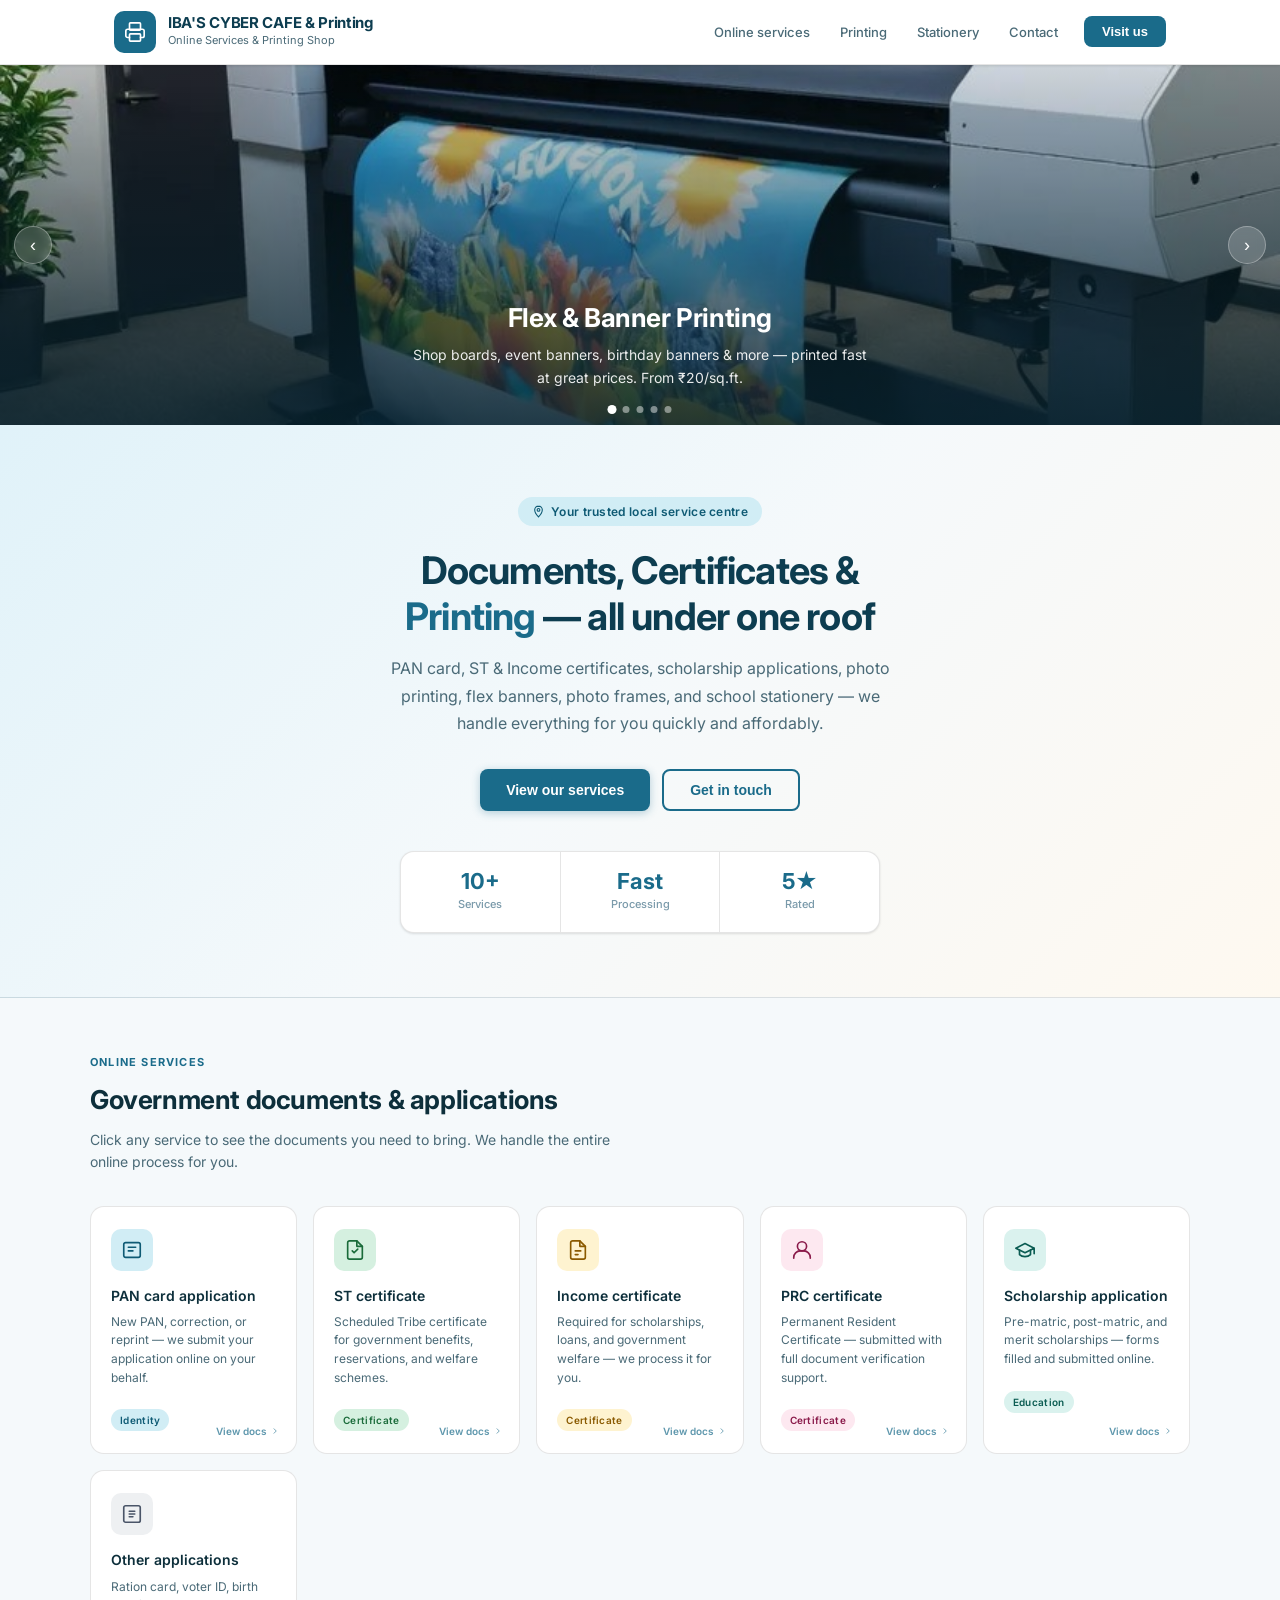
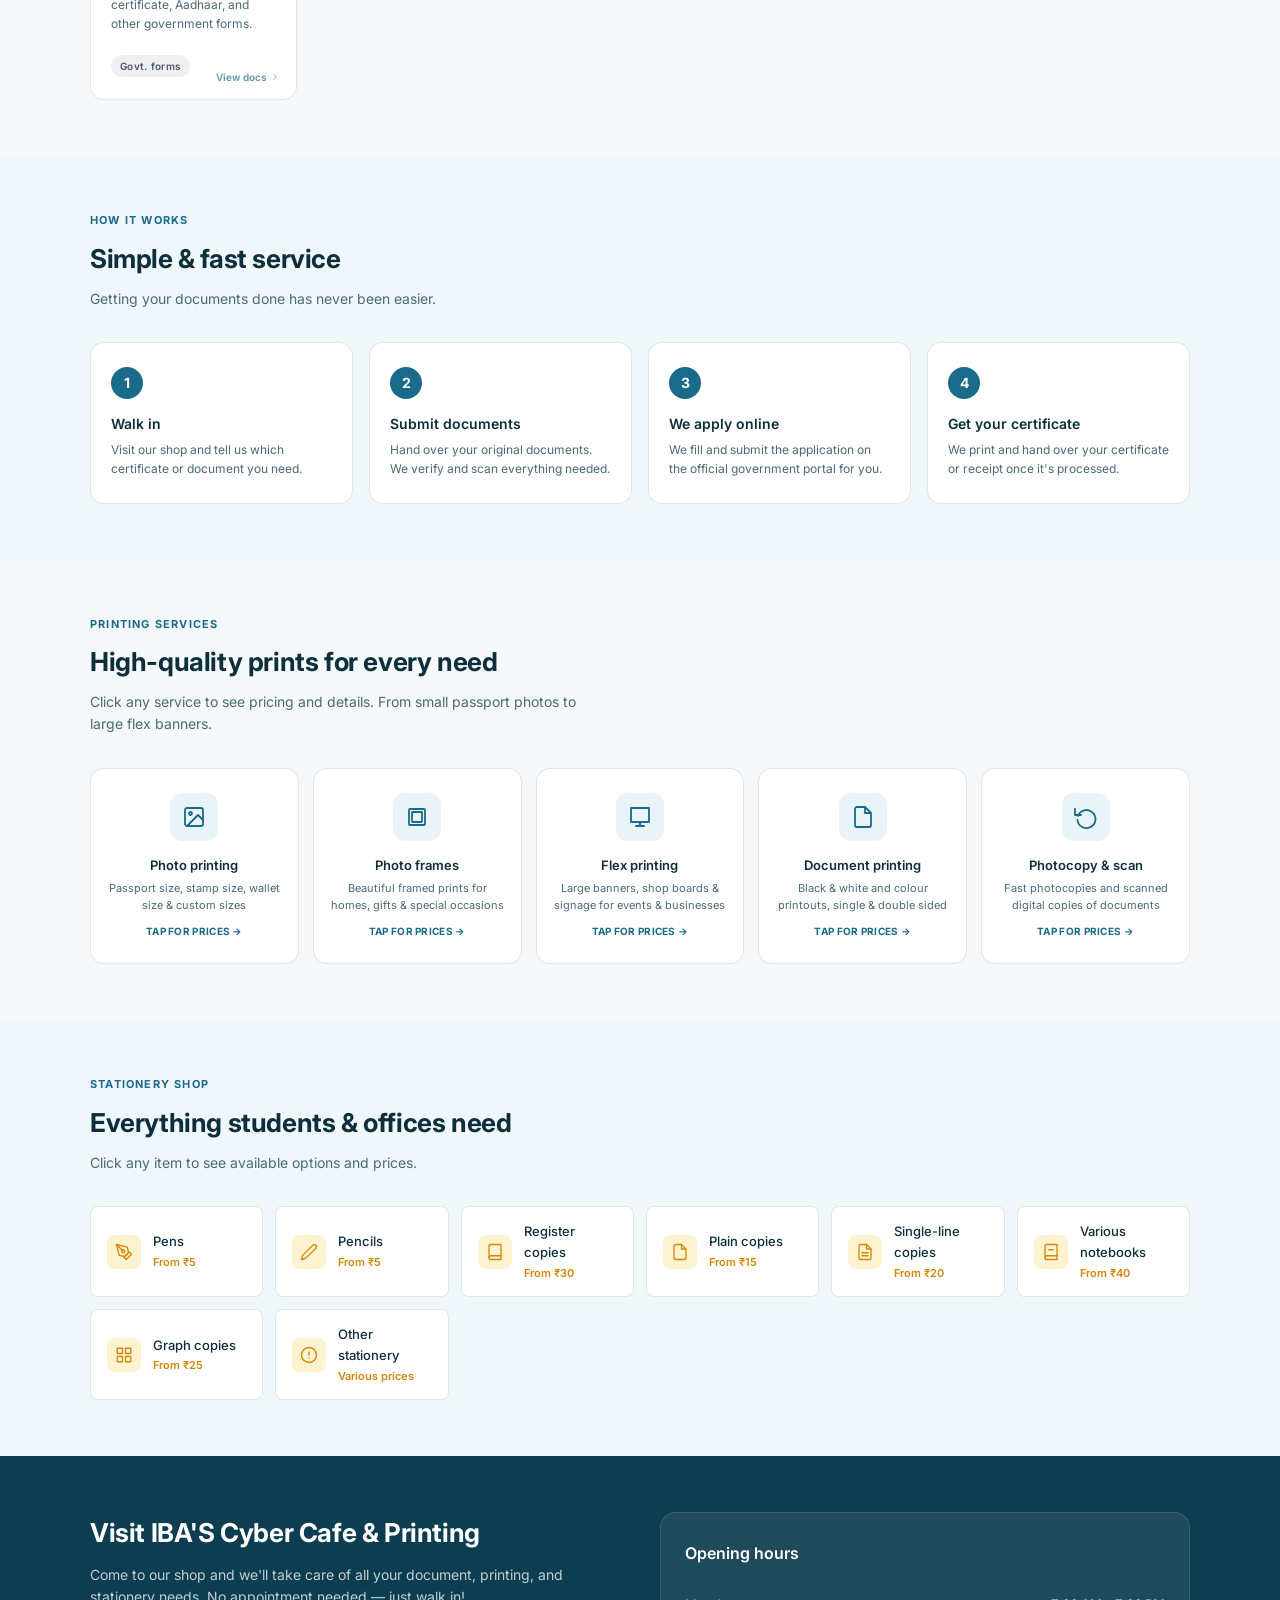
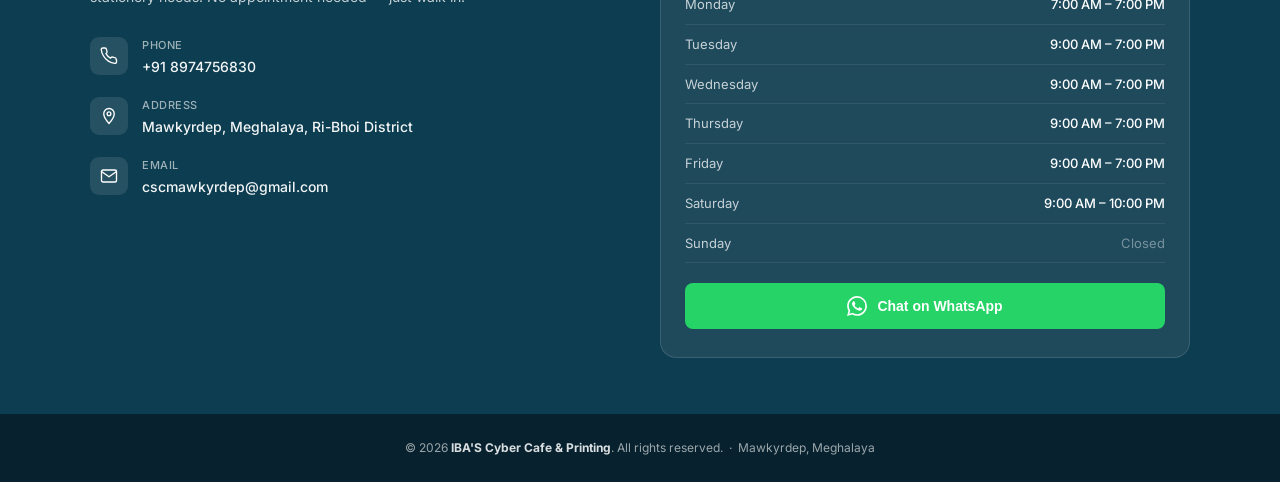
<file: index.html>
<!DOCTYPE html>
<html lang="en">
<head>
  <meta charset="UTF-8" />
  <meta name="viewport" content="width=device-width, initial-scale=1.0" />
  <title>IBA'S Cyber Cafe &amp; Printing | Mawkyrdep, Meghalaya</title>
  <!-- SEO Meta Tags -->
  <meta name="description" content="IBA'S Cyber Cafe and Printing shop in Mawkyrdep, Ri-Bhoi District, Meghalaya. Services: PAN card, ST certificate, income certificate, PRC, scholarship applications, photo printing, flex banners, stationery and more." />
  <meta name="keywords" content="ibas cyber cafe, IBA cyber cafe, ibas printing, Mawkyrdep cyber cafe, printing shop Mawkyrdep, cyber cafe Ri-Bhoi, PAN card Mawkyrdep, ST certificate Meghalaya, scholarship application Ri-Bhoi, flex printing Mawkyrdep, photo printing Mawkyrdep, stationery shop Mawkyrdep, online services Mawkyrdep" />
  <meta name="author" content="IBA'S Cyber Cafe and Printing" />
  <meta name="robots" content="index, follow" />
  <meta name="geo.region" content="IN-ML" />
  <meta name="geo.placename" content="Mawkyrdep, Ri-Bhoi District, Meghalaya" />
  <!-- Open Graph for WhatsApp and Facebook sharing -->
  <meta property="og:title" content="IBA'S Cyber Cafe &amp; Printing - Mawkyrdep, Meghalaya" />
  <meta property="og:description" content="PAN card, ST certificate, income certificate, PRC, scholarships, photo printing, flex banners, stationery and more. Walk in anytime — Mawkyrdep, Ri-Bhoi, Meghalaya." />
  <meta property="og:type" content="website" />
  <meta property="og:url" content="https://donbok2901-bot.github.io/ibas-cyber-cafe" />
  <meta property="og:locale" content="en_IN" />
  <!-- Structured Data: Google Local Business -->
  <script type="application/ld+json">
  {
    "@context": "https://schema.org",
    "@type": "LocalBusiness",
    "name": "IBA'S Cyber Cafe and Printing",
    "alternateName": ["ibas cyber cafe", "IBA cyber cafe Mawkyrdep", "ibas printing Mawkyrdep"],
    "description": "Cyber cafe and printing shop in Mawkyrdep offering PAN card, ST certificate, income certificate, PRC, scholarship applications, photo printing, flex banners, and stationery.",
    "url": "https://donbok2901-bot.github.io/ibas-cyber-cafe",
    "telephone": "+918974756830",
    "email": "cscmawkyrdep@gmail.com",
    "address": {
      "@type": "PostalAddress",
      "streetAddress": "Mawkyrdep",
      "addressLocality": "Mawkyrdep",
      "addressRegion": "Meghalaya",
      "addressCountry": "IN"
    },
    "openingHoursSpecification": [
      { "@type": "OpeningHoursSpecification", "dayOfWeek": "Monday", "opens": "07:00", "closes": "19:00" },
      { "@type": "OpeningHoursSpecification", "dayOfWeek": "Tuesday", "opens": "09:00", "closes": "19:00" },
      { "@type": "OpeningHoursSpecification", "dayOfWeek": "Wednesday", "opens": "09:00", "closes": "19:00" },
      { "@type": "OpeningHoursSpecification", "dayOfWeek": "Thursday", "opens": "09:00", "closes": "19:00" },
      { "@type": "OpeningHoursSpecification", "dayOfWeek": "Friday", "opens": "09:00", "closes": "19:00" },
      { "@type": "OpeningHoursSpecification", "dayOfWeek": "Saturday", "opens": "09:00", "closes": "22:00" }
    ],
    "priceRange": "₹",
    "hasMap": "https://maps.google.com/?q=Mawkyrdep,Meghalaya,India"
  }
  </script>
  <link rel="preconnect" href="https://fonts.googleapis.com" />
  <link rel="preconnect" href="https://fonts.gstatic.com" crossorigin />
  <link href="https://fonts.googleapis.com/css2?family=Inter:wght@400;500;600;700&display=swap" rel="stylesheet" />
  <link rel="stylesheet" href="style.css" />
</head>
<body>

<!-- HEADER -->
<header>
  <div class="nav-inner">
    <div class="logo">
      <div class="logo-icon">
        <svg viewBox="0 0 24 24"><rect x="6" y="2" width="12" height="8" rx="1"/><path d="M6 18H4a2 2 0 0 1-2-2v-5a2 2 0 0 1 2-2h16a2 2 0 0 1 2 2v5a2 2 0 0 1-2 2h-2"/><rect x="6" y="14" width="12" height="8" rx="1"/></svg>
      </div>
      <div class="logo-text">
        <div class="name">IBA'S CYBER CAFE &amp; Printing</div>
        <div class="tagline">Online Services &amp; Printing Shop</div>
      </div>
    </div>
    <nav>
      <a href="#services">Online services</a>
      <a href="#printing">Printing</a>
      <a href="#stationery">Stationery</a>
      <a href="#contact">Contact</a>
      <button class="nav-cta" onclick="document.getElementById('contact').scrollIntoView({behavior:'smooth'})">Visit us</button>
    </nav>
    <button class="hamburger" onclick="toggleMenu()" aria-label="Open menu">
      <span></span><span></span><span></span>
    </button>
  </div>
  <div class="mobile-nav" id="mobileNav">
    <a href="#services" onclick="toggleMenu()">Online services</a>
    <a href="#printing" onclick="toggleMenu()">Printing</a>
    <a href="#stationery" onclick="toggleMenu()">Stationery</a>
    <a href="#contact" onclick="toggleMenu()">Contact</a>
    <a class="nav-cta" href="#contact" onclick="toggleMenu()">Visit us</a>
  </div>
</header>


<!-- IMAGE SLIDER -->
<div class="slider-section" id="mainSlider">
  <div class="slider-track" id="sliderTrack">

    <!-- Slide 1: Flex Printing -->
    <div class="slide">
      <img src="images/flex.jpg" alt="Flex and banner printing" class="slide-img" />
      <div class="slide-overlay">
        <h2>Flex &amp; Banner Printing</h2>
        <p>Shop boards, event banners, birthday banners &amp; more — printed fast at great prices. From ₹20/sq.ft.</p>
      </div>
    </div>

    <!-- Slide 2: Photo Printing -->
    <div class="slide">
      <img src="images/photo_printing.jpg" alt="Photo printing" class="slide-img" />
      <div class="slide-overlay">
        <h2>Photo Printing</h2>
        <p>Passport size, stamp size, wallet size &amp; custom prints. Colour from ₹20 · Ready in minutes!</p>
      </div>
    </div>

    <!-- Slide 3: Document Printing -->
    <div class="slide">
      <img src="images/printing.jpg" alt="Document printing" class="slide-img" />
      <div class="slide-overlay">
        <h2>Document Printing &amp; Photocopy</h2>
        <p>B&amp;W from ₹2/page, colour from ₹10/page. Single &amp; double sided, scan to WhatsApp available.</p>
      </div>
    </div>

    <!-- Slide 4: T-shirt Printing -->
    <div class="slide">
      <img src="images/shirt.jpg" alt="T-shirt printing" class="slide-img" />
      <div class="slide-overlay">
        <h2>T-Shirt Printing</h2>
        <p>Custom printed t-shirts for events, teams, and special occasions — your design or ours!</p>
      </div>
    </div>

    <!-- Slide 5: Online Services -->
    <div class="slide">
      <div class="slide-placeholder" style="background: linear-gradient(135deg, #3a1a6b 0%, #6a3aaa 100%);"></div>
      <div class="slide-overlay">
        <div class="slide-icon-bg" style="background:rgba(255,255,255,0.15);">
          <svg viewBox="0 0 24 24"><path d="M14 2H6a2 2 0 0 0-2 2v16a2 2 0 0 0 2 2h12a2 2 0 0 0 2-2V8z"/><polyline points="14,2 14,8 20,8"/><path d="M9 13l2 2 4-4"/></svg>
        </div>
        <div class="slide-tag">🏛️ Government Services</div>
        <h2>PAN · ST · PRC · Scholarships</h2>
        <p>We handle all government applications for you — just bring your documents and walk in!</p>
      </div>
    </div>

  </div>

  <!-- Controls -->
  <button class="slider-btn prev" onclick="slideMove(-1)" aria-label="Previous">&#8249;</button>
  <button class="slider-btn next" onclick="slideMove(1)" aria-label="Next">&#8250;</button>
  <div class="slider-dots" id="sliderDots">
    <button class="slider-dot active" onclick="slideTo(0)"></button>
    <button class="slider-dot" onclick="slideTo(1)"></button>
    <button class="slider-dot" onclick="slideTo(2)"></button>
    <button class="slider-dot" onclick="slideTo(3)"></button>
    <button class="slider-dot" onclick="slideTo(4)"></button>
  </div>
</div>



<!-- HERO -->
<section class="hero">
  <div class="hero-inner">
    <div class="hero-badge">
      <svg viewBox="0 0 24 24"><path d="M12 2C8.13 2 5 5.13 5 9c0 5.25 7 13 7 13s7-7.75 7-13c0-3.87-3.13-7-7-7z"/><circle cx="12" cy="9" r="2.5"/></svg>
      Your trusted local service centre
    </div>
    <h1>Documents, Certificates &amp;<br><em>Printing</em> — all under one roof</h1>
    <p>PAN card, ST &amp; Income certificates, scholarship applications, photo printing, flex banners, photo frames, and school stationery — we handle everything for you quickly and affordably.</p>
    <div class="hero-btns">
      <button class="btn-primary" onclick="document.getElementById('services').scrollIntoView({behavior:'smooth'})">View our services</button>
      <button class="btn-outline" onclick="document.getElementById('contact').scrollIntoView({behavior:'smooth'})">Get in touch</button>
    </div>
    <div class="hero-stats" style="margin-top:40px;">
      <div class="stat"><div class="num">10+</div><div class="lbl">Services</div></div>
      <div class="stat"><div class="num">Fast</div><div class="lbl">Processing</div></div>
      <div class="stat"><div class="num">5★</div><div class="lbl">Rated</div></div>
    </div>
  </div>
</section>

<!-- ONLINE SERVICES -->
<section class="section" id="services">
  <div class="section-inner">
    <div class="section-head">
      <div class="eyebrow">Online services</div>
      <h2>Government documents &amp; applications</h2>
      <p>Click any service to see the documents you need to bring. We handle the entire online process for you.</p>
    </div>
    <div class="services-grid">

      <div class="service-card" onclick="openModal('pan')">
        <div class="svc-icon" style="background:#d1edf5;">
          <svg viewBox="0 0 24 24" style="stroke:#0e5a74;"><rect x="3" y="4" width="18" height="16" rx="2"/><path d="M8 9h8M8 13h5"/></svg>
        </div>
        <h3>PAN card application</h3>
        <p>New PAN, correction, or reprint — we submit your application online on your behalf.</p>
        <span class="tag tag-blue">Identity</span>
        <div class="click-hint">View docs <svg viewBox="0 0 24 24"><polyline points="9 18 15 12 9 6"/></svg></div>
      </div>

      <div class="service-card" onclick="openModal('st')">
        <div class="svc-icon" style="background:#d5f0e0;">
          <svg viewBox="0 0 24 24" style="stroke:#1a6b3a;"><path d="M14 2H6a2 2 0 0 0-2 2v16a2 2 0 0 0 2 2h12a2 2 0 0 0 2-2V8z"/><polyline points="14,2 14,8 20,8"/><path d="M9 13l2 2 4-4"/></svg>
        </div>
        <h3>ST certificate</h3>
        <p>Scheduled Tribe certificate for government benefits, reservations, and welfare schemes.</p>
        <span class="tag tag-green">Certificate</span>
        <div class="click-hint">View docs <svg viewBox="0 0 24 24"><polyline points="9 18 15 12 9 6"/></svg></div>
      </div>

      <div class="service-card" onclick="openModal('income')">
        <div class="svc-icon" style="background:#fef3d0;">
          <svg viewBox="0 0 24 24" style="stroke:#8a5a00;"><path d="M14 2H6a2 2 0 0 0-2 2v16a2 2 0 0 0 2 2h12a2 2 0 0 0 2-2V8z"/><polyline points="14,2 14,8 20,8"/><line x1="9" y1="13" x2="15" y2="13"/><line x1="9" y1="17" x2="12" y2="17"/></svg>
        </div>
        <h3>Income certificate</h3>
        <p>Required for scholarships, loans, and government welfare — we process it for you.</p>
        <span class="tag tag-amber">Certificate</span>
        <div class="click-hint">View docs <svg viewBox="0 0 24 24"><polyline points="9 18 15 12 9 6"/></svg></div>
      </div>

      <div class="service-card" onclick="openModal('prc')">
        <div class="svc-icon" style="background:#fde8f0;">
          <svg viewBox="0 0 24 24" style="stroke:#8a1a4a;"><circle cx="12" cy="8" r="5"/><path d="M3 21v-1a7 7 0 0 1 7-7h4a7 7 0 0 1 7 7v1"/></svg>
        </div>
        <h3>PRC certificate</h3>
        <p>Permanent Resident Certificate — submitted with full document verification support.</p>
        <span class="tag tag-pink">Certificate</span>
        <div class="click-hint">View docs <svg viewBox="0 0 24 24"><polyline points="9 18 15 12 9 6"/></svg></div>
      </div>

      <div class="service-card" onclick="openModal('scholarship')">
        <div class="svc-icon" style="background:#daf2ee;">
          <svg viewBox="0 0 24 24" style="stroke:#0a5c52;"><path d="M22 10v6M2 10l10-5 10 5-10 5z"/><path d="M6 12v5c3 3 9 3 12 0v-5"/></svg>
        </div>
        <h3>Scholarship application</h3>
        <p>Pre-matric, post-matric, and merit scholarships — forms filled and submitted online.</p>
        <span class="tag tag-teal">Education</span>
        <div class="click-hint">View docs <svg viewBox="0 0 24 24"><polyline points="9 18 15 12 9 6"/></svg></div>
      </div>

      <div class="service-card" onclick="openModal('other')">
        <div class="svc-icon" style="background:#eef0f2;">
          <svg viewBox="0 0 24 24" style="stroke:#4a5568;"><rect x="3" y="3" width="18" height="18" rx="2"/><path d="M9 9h6M9 12h6M9 15h4"/></svg>
        </div>
        <h3>Other applications</h3>
        <p>Ration card, voter ID, birth certificate, Aadhaar, and other government forms.</p>
        <span class="tag tag-gray">Govt. forms</span>
        <div class="click-hint">View docs <svg viewBox="0 0 24 24"><polyline points="9 18 15 12 9 6"/></svg></div>
      </div>

    </div>
  </div>
</section>

<!-- HOW IT WORKS -->
<section class="section section-alt">
  <div class="section-inner">
    <div class="section-head">
      <div class="eyebrow">How it works</div>
      <h2>Simple &amp; fast service</h2>
      <p>Getting your documents done has never been easier.</p>
    </div>
    <div class="steps-grid">
      <div class="step-card"><div class="step-num">1</div><h4>Walk in</h4><p>Visit our shop and tell us which certificate or document you need.</p></div>
      <div class="step-card"><div class="step-num">2</div><h4>Submit documents</h4><p>Hand over your original documents. We verify and scan everything needed.</p></div>
      <div class="step-card"><div class="step-num">3</div><h4>We apply online</h4><p>We fill and submit the application on the official government portal for you.</p></div>
      <div class="step-card"><div class="step-num">4</div><h4>Get your certificate</h4><p>We print and hand over your certificate or receipt once it's processed.</p></div>
    </div>
  </div>
</section>

<!-- PRINTING -->
<section class="section" id="printing">
  <div class="section-inner">
    <div class="section-head">
      <div class="eyebrow">Printing services</div>
      <h2>High-quality prints for every need</h2>
      <p>Click any service to see pricing and details. From small passport photos to large flex banners.</p>
    </div>
    <div class="print-grid">

      <div class="print-card" onclick="openModal('photo-print')">
        <div class="picon"><svg viewBox="0 0 24 24"><rect x="3" y="3" width="18" height="18" rx="2"/><circle cx="8.5" cy="8.5" r="1.5"/><polyline points="21,15 16,10 5,21"/></svg></div>
        <h4>Photo printing</h4>
        <p>Passport size, stamp size, wallet size &amp; custom sizes</p>
        <div class="view-price">TAP FOR PRICES →</div>
      </div>

      <div class="print-card" onclick="openModal('photo-frame')">
        <div class="picon"><svg viewBox="0 0 24 24"><rect x="4" y="4" width="16" height="16" rx="1"/><rect x="7" y="7" width="10" height="10" rx="0.5"/></svg></div>
        <h4>Photo frames</h4>
        <p>Beautiful framed prints for homes, gifts &amp; special occasions</p>
        <div class="view-price">TAP FOR PRICES →</div>
      </div>

      <div class="print-card" onclick="openModal('flex')">
        <div class="picon"><svg viewBox="0 0 24 24"><path d="M3 3h18v14H3z"/><path d="M8 21h8M12 17v4"/></svg></div>
        <h4>Flex printing</h4>
        <p>Large banners, shop boards &amp; signage for events &amp; businesses</p>
        <div class="view-price">TAP FOR PRICES →</div>
      </div>

      <div class="print-card" onclick="openModal('doc-print')">
        <div class="picon"><svg viewBox="0 0 24 24"><path d="M14 2H6a2 2 0 0 0-2 2v16a2 2 0 0 0 2 2h12a2 2 0 0 0 2-2V8z"/><polyline points="14,2 14,8 20,8"/></svg></div>
        <h4>Document printing</h4>
        <p>Black &amp; white and colour printouts, single &amp; double sided</p>
        <div class="view-price">TAP FOR PRICES →</div>
      </div>

      <div class="print-card" onclick="openModal('photocopy')">
        <div class="picon"><svg viewBox="0 0 24 24"><polyline points="1,4 1,10 7,10"/><path d="M3.51 15a9 9 0 1 0 .49-4"/></svg></div>
        <h4>Photocopy &amp; scan</h4>
        <p>Fast photocopies and scanned digital copies of documents</p>
        <div class="view-price">TAP FOR PRICES →</div>
      </div>

    </div>
  </div>
</section>

<!-- STATIONERY -->
<section class="section section-alt" id="stationery">
  <div class="section-inner">
    <div class="section-head">
      <div class="eyebrow">Stationery shop</div>
      <h2>Everything students &amp; offices need</h2>
      <p>Click any item to see available options and prices.</p>
    </div>
    <div class="stationery-grid">

      <div class="stationery-item" onclick="openModal('s-pens')">
        <div class="sicon"><svg viewBox="0 0 24 24"><path d="M12 19l7-7 3 3-7 7-3-3z"/><path d="M18 13l-1.5-7.5L2 2l3.5 14.5L13 18l5-5z"/><path d="M2 2l7.586 7.586"/><circle cx="11" cy="11" r="2"/></svg></div>
        <div class="s-text"><span>Pens</span><div class="s-price">From ₹5</div></div>
      </div>

      <div class="stationery-item" onclick="openModal('s-pencils')">
        <div class="sicon"><svg viewBox="0 0 24 24"><path d="M17 3a2.828 2.828 0 1 1 4 4L7.5 20.5 2 22l1.5-5.5L17 3z"/></svg></div>
        <div class="s-text"><span>Pencils</span><div class="s-price">From ₹5</div></div>
      </div>

      <div class="stationery-item" onclick="openModal('s-register')">
        <div class="sicon"><svg viewBox="0 0 24 24"><path d="M4 19.5A2.5 2.5 0 0 1 6.5 17H20"/><path d="M6.5 2H20v20H6.5A2.5 2.5 0 0 1 4 19.5v-15A2.5 2.5 0 0 1 6.5 2z"/></svg></div>
        <div class="s-text"><span>Register copies</span><div class="s-price">From ₹30</div></div>
      </div>

      <div class="stationery-item" onclick="openModal('s-plain')">
        <div class="sicon"><svg viewBox="0 0 24 24"><path d="M14 2H6a2 2 0 0 0-2 2v16a2 2 0 0 0 2 2h12a2 2 0 0 0 2-2V8z"/><polyline points="14,2 14,8 20,8"/></svg></div>
        <div class="s-text"><span>Plain copies</span><div class="s-price">From ₹15</div></div>
      </div>

      <div class="stationery-item" onclick="openModal('s-singleline')">
        <div class="sicon"><svg viewBox="0 0 24 24"><path d="M14 2H6a2 2 0 0 0-2 2v16a2 2 0 0 0 2 2h12a2 2 0 0 0 2-2V8z"/><polyline points="14,2 14,8 20,8"/><line x1="8" y1="13" x2="16" y2="13"/><line x1="8" y1="17" x2="16" y2="17"/></svg></div>
        <div class="s-text"><span>Single-line copies</span><div class="s-price">From ₹20</div></div>
      </div>

      <div class="stationery-item" onclick="openModal('s-notebooks')">
        <div class="sicon"><svg viewBox="0 0 24 24"><path d="M4 19.5A2.5 2.5 0 0 1 6.5 17H20"/><path d="M6.5 2H20v20H6.5A2.5 2.5 0 0 1 4 19.5v-15A2.5 2.5 0 0 1 6.5 2z"/><line x1="9" y1="9" x2="15" y2="9"/></svg></div>
        <div class="s-text"><span>Various notebooks</span><div class="s-price">From ₹40</div></div>
      </div>

      <div class="stationery-item" onclick="openModal('s-graph')">
        <div class="sicon"><svg viewBox="0 0 24 24"><rect x="3" y="3" width="7" height="7"/><rect x="14" y="3" width="7" height="7"/><rect x="14" y="14" width="7" height="7"/><rect x="3" y="14" width="7" height="7"/></svg></div>
        <div class="s-text"><span>Graph copies</span><div class="s-price">From ₹25</div></div>
      </div>

      <div class="stationery-item" onclick="openModal('s-other')">
        <div class="sicon"><svg viewBox="0 0 24 24"><circle cx="12" cy="12" r="10"/><line x1="12" y1="8" x2="12" y2="12"/><line x1="12" y1="16" x2="12.01" y2="16"/></svg></div>
        <div class="s-text"><span>Other stationery</span><div class="s-price">Various prices</div></div>
      </div>

    </div>
  </div>
</section>

<!-- CONTACT -->
<section class="contact-section" id="contact">
  <div class="contact-inner">
    <div class="contact-info">
      <h2>Visit IBA'S Cyber Cafe &amp; Printing</h2>
      <p>Come to our shop and we'll take care of all your document, printing, and stationery needs. No appointment needed — just walk in!</p>
      <div class="contact-detail">
        <div class="cd-icon"><svg viewBox="0 0 24 24"><path d="M22 16.92v3a2 2 0 0 1-2.18 2 19.79 19.79 0 0 1-8.63-3.07A19.5 19.5 0 0 1 4.69 12a19.79 19.79 0 0 1-3.07-8.67A2 2 0 0 1 3.6 1.27h3a2 2 0 0 1 2 1.72c.127.96.361 1.903.7 2.81a2 2 0 0 1-.45 2.11L7.91 8.9a16 16 0 0 0 6 6l.91-.91a2 2 0 0 1 2.11-.45c.907.339 1.85.573 2.81.7a2 2 0 0 1 1.72 2.03z"/></svg></div>
        <div class="cd-text"><div class="label">Phone</div><div class="value">+91 8974756830</div></div>
      </div>
      <div class="contact-detail">
        <div class="cd-icon"><svg viewBox="0 0 24 24"><path d="M12 2C8.13 2 5 5.13 5 9c0 5.25 7 13 7 13s7-7.75 7-13c0-3.87-3.13-7-7-7z"/><circle cx="12" cy="9" r="2.5"/></svg></div>
        <div class="cd-text"><div class="label">Address</div><div class="value">Mawkyrdep, Meghalaya, Ri-Bhoi District</div></div>
      </div>
      <div class="contact-detail">
        <div class="cd-icon"><svg viewBox="0 0 24 24"><path d="M4 4h16c1.1 0 2 .9 2 2v12c0 1.1-.9 2-2 2H4c-1.1 0-2-.9-2-2V6c0-1.1.9-2 2-2z"/><polyline points="22,6 12,13 2,6"/></svg></div>
        <div class="cd-text"><div class="label">Email</div><div class="value">cscmawkyrdep@gmail.com</div></div>
      </div>
    </div>
    <div class="contact-card">
      <h3>Opening hours</h3>
      <div class="hours-row"><span class="day">Monday</span><span class="time">7:00 AM – 7:00 PM</span></div>
      <div class="hours-row"><span class="day">Tuesday</span><span class="time">9:00 AM – 7:00 PM</span></div>
      <div class="hours-row"><span class="day">Wednesday</span><span class="time">9:00 AM – 7:00 PM</span></div>
      <div class="hours-row"><span class="day">Thursday</span><span class="time">9:00 AM – 7:00 PM</span></div>
      <div class="hours-row"><span class="day">Friday</span><span class="time">9:00 AM – 7:00 PM</span></div>
      <div class="hours-row"><span class="day">Saturday</span><span class="time">9:00 AM – 10:00 PM</span></div>
      <div class="hours-row"><span class="day">Sunday</span><span class="closed">Closed</span></div>
      <button class="whatsapp-btn" onclick="window.open('https://wa.me/918974756830','_blank')">
        <svg viewBox="0 0 24 24" xmlns="http://www.w3.org/2000/svg"><path d="M17.472 14.382c-.297-.149-1.758-.867-2.03-.967-.273-.099-.471-.148-.67.15-.197.297-.767.966-.94 1.164-.173.199-.347.223-.644.075-.297-.15-1.255-.463-2.39-1.475-.883-.788-1.48-1.761-1.653-2.059-.173-.297-.018-.458.13-.606.134-.133.298-.347.446-.52.149-.174.198-.298.298-.497.099-.198.05-.371-.025-.52-.075-.149-.669-1.612-.916-2.207-.242-.579-.487-.5-.669-.51-.173-.008-.371-.01-.57-.01-.198 0-.52.074-.792.372-.272.297-1.04 1.016-1.04 2.479 0 1.462 1.065 2.875 1.213 3.074.149.198 2.096 3.2 5.077 4.487.709.306 1.262.489 1.694.625.712.227 1.36.195 1.871.118.571-.085 1.758-.719 2.006-1.413.248-.694.248-1.289.173-1.413-.074-.124-.272-.198-.57-.347m-5.421 7.403h-.004a9.87 9.87 0 0 1-5.031-1.378l-.361-.214-3.741.982.998-3.648-.235-.374a9.86 9.86 0 0 1-1.51-5.26c.001-5.45 4.436-9.884 9.888-9.884 2.64 0 5.122 1.03 6.988 2.898a9.825 9.825 0 0 1 2.893 6.994c-.003 5.45-4.437 9.884-9.885 9.884m8.413-18.297A11.815 11.815 0 0 0 12.05 0C5.495 0 .16 5.335.157 11.892c0 2.096.547 4.142 1.588 5.945L.057 24l6.305-1.654a11.882 11.882 0 0 0 5.683 1.448h.005c6.554 0 11.89-5.335 11.893-11.893a11.821 11.821 0 0 0-3.48-8.413z"/></svg>
        Chat on WhatsApp
      </button>
    </div>
  </div>
</section>

<footer>
  <p>&copy; 2026 <strong>IBA'S Cyber Cafe &amp; Printing</strong>. All rights reserved. &nbsp;·&nbsp; Mawkyrdep, Meghalaya</p>
</footer>

<!-- ═══════════════ MODAL ═══════════════ -->
<div class="modal-overlay" id="modalOverlay" onclick="closeOnOverlay(event)">
  <div class="modal" id="modalBox">
    <div class="modal-header" id="modalHeader"></div>
    <div class="modal-body" id="modalBody"></div>
  </div>
</div>

<script src="script.js"></script>

</body>
</html>
</file>
<file: style.css>
*, *::before, *::after { box-sizing: border-box; margin: 0; padding: 0; }

    :root {
      --brand: #1a6b8a;
      --brand-dark: #0d3d50;
      --brand-light: #d1edf5;
      --brand-mid: #e8f4f8;
      --accent-amber: #d4870a;
      --accent-green: #1a6b3a;
      --accent-pink: #8a1a4a;
      --text-primary: #0d2f3b;
      --text-secondary: #4a6a77;
      --text-muted: #7a9aaa;
      --bg: #f5f9fb;
      --surface: #ffffff;
      --surface-alt: #f0f7fa;
      --border: rgba(0,0,0,0.10);
      --radius: 8px;
      --shadow-sm: 0 1px 3px rgba(0,0,0,0.07), 0 1px 2px rgba(0,0,0,0.05);
      --shadow-md: 0 4px 12px rgba(0,0,0,0.08), 0 1px 3px rgba(0,0,0,0.05);
    }

    body { font-family: 'Inter', sans-serif; background: var(--bg); color: var(--text-primary); line-height: 1.6; font-size: 15px; }
    a { text-decoration: none; color: inherit; }
    img { max-width: 100%; display: block; }

    /* HEADER */
    header { background: var(--surface); border-bottom: 1px solid var(--border); position: sticky; top: 0; z-index: 100; box-shadow: var(--shadow-sm); }
    .nav-inner { max-width: 1100px; margin: 0 auto; padding: 0 24px; display: flex; align-items: center; justify-content: space-between; height: 64px; }
    .logo { display: flex; align-items: center; gap: 12px; }
    .logo-icon { width: 42px; height: 42px; background: var(--brand); border-radius: 10px; display: flex; align-items: center; justify-content: center; flex-shrink: 0; }
    .logo-icon svg { width: 22px; height: 22px; fill: none; stroke: #fff; stroke-width: 1.8; stroke-linecap: round; stroke-linejoin: round; }
    .logo-text .name { font-size: 15px; font-weight: 700; color: var(--brand-dark); letter-spacing: -0.3px; line-height: 1.2; }
    .logo-text .tagline { font-size: 11px; color: var(--text-secondary); font-weight: 400; }
    nav { display: flex; align-items: center; gap: 6px; }
    nav a { font-size: 13px; font-weight: 500; color: var(--text-secondary); padding: 7px 12px; border-radius: var(--radius); transition: color 0.15s, background 0.15s; }
    nav a:hover { color: var(--brand); background: var(--brand-mid); }
    .nav-cta { background: var(--brand); color: #fff; border: none; border-radius: var(--radius); padding: 8px 18px; font-size: 13px; font-weight: 600; cursor: pointer; margin-left: 8px; transition: background 0.15s; }
    .nav-cta:hover { background: var(--brand-dark); }
    .hamburger { display: none; flex-direction: column; gap: 4px; cursor: pointer; padding: 8px; background: none; border: none; }
    .hamburger span { display: block; width: 22px; height: 2px; background: var(--text-primary); border-radius: 2px; }
    .mobile-nav { display: none; flex-direction: column; background: var(--surface); border-top: 1px solid var(--border); padding: 12px 24px 20px; }
    .mobile-nav a { padding: 10px 0; font-size: 15px; font-weight: 500; color: var(--text-secondary); border-bottom: 1px solid var(--border); }
    .mobile-nav .nav-cta { margin: 14px 0 0; text-align: center; display: block; padding: 12px; font-size: 14px; }

    /* HERO */
    .hero { background: linear-gradient(135deg, #e0f2f9 0%, #f5f9fb 50%, #fef9f0 100%); padding: 72px 24px 64px; text-align: center; border-bottom: 1px solid var(--border); }
    .hero-inner { max-width: 680px; margin: 0 auto; }
    .hero-badge { display: inline-flex; align-items: center; gap: 6px; background: var(--brand-light); color: #0e5a74; border-radius: 20px; padding: 5px 14px; font-size: 12px; font-weight: 600; margin-bottom: 22px; letter-spacing: 0.3px; }
    .hero-badge svg { width: 13px; height: 13px; fill: none; stroke: currentColor; stroke-width: 2; }
    .hero h1 { font-size: 38px; font-weight: 700; line-height: 1.2; color: var(--brand-dark); margin-bottom: 16px; letter-spacing: -0.8px; }
    .hero h1 em { color: var(--brand); font-style: normal; }
    .hero p { font-size: 16px; color: var(--text-secondary); max-width: 520px; margin: 0 auto 32px; line-height: 1.7; }
    .hero-btns { display: flex; gap: 12px; justify-content: center; flex-wrap: wrap; }
    .btn-primary { background: var(--brand); color: #fff; border: none; border-radius: var(--radius); padding: 13px 26px; font-size: 14px; font-weight: 600; cursor: pointer; transition: background 0.15s; box-shadow: 0 2px 8px rgba(26,107,138,0.3); }
    .btn-primary:hover { background: var(--brand-dark); }
    .btn-outline { background: transparent; color: var(--brand); border: 2px solid var(--brand); border-radius: var(--radius); padding: 11px 26px; font-size: 14px; font-weight: 600; cursor: pointer; transition: background 0.15s, color 0.15s; }
    .btn-outline:hover { background: var(--brand); color: #fff; }
    .hero-stats { display: flex; gap: 0; justify-content: center; margin-top: 48px; background: var(--surface); border: 1px solid var(--border); border-radius: 14px; overflow: hidden; box-shadow: var(--shadow-sm); max-width: 480px; margin-left: auto; margin-right: auto; }
    .hero-stats .stat { flex: 1; padding: 18px 12px; text-align: center; border-right: 1px solid var(--border); }
    .hero-stats .stat:last-child { border-right: none; }
    .stat .num { font-size: 22px; font-weight: 700; color: var(--brand); line-height: 1; margin-bottom: 4px; }
    .stat .lbl { font-size: 11px; color: var(--text-muted); font-weight: 500; }

    /* SECTIONS */
    .section { padding: 56px 24px; }
    .section-alt { background: var(--surface-alt); }
    .section-inner { max-width: 1100px; margin: 0 auto; }
    .section-head { margin-bottom: 32px; }
    .section-head .eyebrow { font-size: 11px; font-weight: 700; letter-spacing: 1.2px; text-transform: uppercase; color: var(--brand); margin-bottom: 8px; }
    .section-head h2 { font-size: 26px; font-weight: 700; color: var(--text-primary); margin-bottom: 8px; letter-spacing: -0.4px; }
    .section-head p { font-size: 14px; color: var(--text-secondary); max-width: 520px; }

    /* SERVICE CARDS — clickable */
    .services-grid { display: grid; grid-template-columns: repeat(auto-fit, minmax(190px, 1fr)); gap: 16px; }
    .service-card { background: var(--surface); border: 1px solid var(--border); border-radius: 14px; padding: 22px 20px; transition: box-shadow 0.2s, border-color 0.2s, transform 0.2s; cursor: pointer; position: relative; }
    .service-card:hover { box-shadow: var(--shadow-md); border-color: rgba(26,107,138,0.35); transform: translateY(-2px); }
    .service-card .click-hint { position: absolute; bottom: 14px; right: 16px; font-size: 10px; font-weight: 600; color: var(--brand); opacity: 0.7; display: flex; align-items: center; gap: 3px; }
    .service-card .click-hint svg { width: 10px; height: 10px; fill: none; stroke: currentColor; stroke-width: 2; }
    .svc-icon { width: 42px; height: 42px; border-radius: 10px; display: flex; align-items: center; justify-content: center; margin-bottom: 14px; }
    .svc-icon svg { width: 22px; height: 22px; fill: none; stroke-width: 1.8; stroke-linecap: round; stroke-linejoin: round; }
    .service-card h3 { font-size: 14px; font-weight: 600; color: var(--text-primary); margin-bottom: 6px; }
    .service-card p { font-size: 12px; color: var(--text-secondary); line-height: 1.55; margin-bottom: 20px; }
    .tag { display: inline-block; font-size: 10px; font-weight: 600; padding: 3px 9px; border-radius: 12px; letter-spacing: 0.3px; }
    .tag-blue  { background: #d1edf5; color: #0e5a74; }
    .tag-green { background: #d5f0e0; color: #1a6b3a; }
    .tag-amber { background: #fef3d0; color: #8a5a00; }
    .tag-pink  { background: #fde8f0; color: #8a1a4a; }
    .tag-teal  { background: #daf2ee; color: #0a5c52; }
    .tag-gray  { background: #eef0f2; color: #4a5568; }

    /* PRINT CARDS — clickable */
    .print-grid { display: grid; grid-template-columns: repeat(auto-fit, minmax(160px, 1fr)); gap: 14px; }
    .print-card { background: var(--surface); border: 1px solid var(--border); border-radius: 14px; padding: 24px 16px; text-align: center; transition: box-shadow 0.2s, transform 0.2s; cursor: pointer; }
    .print-card:hover { box-shadow: var(--shadow-md); transform: translateY(-2px); border-color: rgba(26,107,138,0.35); }
    .print-card .picon { width: 48px; height: 48px; background: var(--brand-mid); border-radius: 12px; margin: 0 auto 14px; display: flex; align-items: center; justify-content: center; }
    .print-card .picon svg { width: 24px; height: 24px; fill: none; stroke: var(--brand); stroke-width: 1.8; stroke-linecap: round; stroke-linejoin: round; }
    .print-card h4 { font-size: 13px; font-weight: 600; color: var(--text-primary); margin-bottom: 5px; }
    .print-card p { font-size: 11px; color: var(--text-secondary); line-height: 1.5; }
    .print-card .view-price { margin-top: 10px; font-size: 10px; font-weight: 700; color: var(--brand); letter-spacing: 0.3px; }

    /* STATIONERY */
    .stationery-grid { display: grid; grid-template-columns: repeat(auto-fit, minmax(160px, 1fr)); gap: 12px; }
    .stationery-item { background: var(--surface); border: 1px solid var(--border); border-radius: var(--radius); padding: 14px 16px; display: flex; align-items: center; gap: 12px; transition: box-shadow 0.15s, border-color 0.15s; cursor: pointer; }
    .stationery-item:hover { box-shadow: var(--shadow-sm); border-color: rgba(212,135,10,0.4); }
    .stationery-item .sicon { width: 34px; height: 34px; background: #fef3d0; border-radius: 8px; display: flex; align-items: center; justify-content: center; flex-shrink: 0; }
    .stationery-item .sicon svg { width: 18px; height: 18px; fill: none; stroke: var(--accent-amber); stroke-width: 1.8; stroke-linecap: round; stroke-linejoin: round; }
    .stationery-item .s-text { flex: 1; }
    .stationery-item .s-text span { font-size: 13px; font-weight: 500; color: var(--text-primary); display: block; }
    .stationery-item .s-text .s-price { font-size: 11px; color: var(--accent-amber); font-weight: 600; margin-top: 2px; }

    /* STEPS */
    .steps-grid { display: grid; grid-template-columns: repeat(auto-fit, minmax(200px, 1fr)); gap: 16px; }
    .step-card { background: var(--surface); border: 1px solid var(--border); border-radius: 14px; padding: 24px 20px; }
    .step-num { width: 32px; height: 32px; background: var(--brand); color: #fff; border-radius: 50%; display: flex; align-items: center; justify-content: center; font-size: 14px; font-weight: 700; margin-bottom: 14px; }
    .step-card h4 { font-size: 14px; font-weight: 600; margin-bottom: 6px; }
    .step-card p { font-size: 12px; color: var(--text-secondary); line-height: 1.55; }

    /* CONTACT */
    .contact-section { background: var(--brand-dark); color: #fff; padding: 56px 24px; }
    .contact-inner { max-width: 1100px; margin: 0 auto; display: grid; grid-template-columns: 1fr 1fr; gap: 40px; align-items: start; }
    .contact-info h2 { font-size: 26px; font-weight: 700; margin-bottom: 10px; letter-spacing: -0.4px; }
    .contact-info p { font-size: 14px; opacity: 0.75; line-height: 1.6; margin-bottom: 28px; }
    .contact-detail { display: flex; align-items: flex-start; gap: 14px; margin-bottom: 18px; }
    .contact-detail .cd-icon { width: 38px; height: 38px; background: rgba(255,255,255,0.1); border-radius: 9px; display: flex; align-items: center; justify-content: center; flex-shrink: 0; }
    .contact-detail .cd-icon svg { width: 18px; height: 18px; fill: none; stroke: #fff; stroke-width: 1.8; stroke-linecap: round; stroke-linejoin: round; }
    .contact-detail .cd-text .label { font-size: 11px; opacity: 0.6; font-weight: 500; margin-bottom: 2px; text-transform: uppercase; letter-spacing: 0.5px; }
    .contact-detail .cd-text .value { font-size: 14px; font-weight: 500; opacity: 0.95; }
    .contact-card { background: rgba(255,255,255,0.07); border: 1px solid rgba(255,255,255,0.12); border-radius: 16px; padding: 28px 24px; }
    .contact-card h3 { font-size: 16px; font-weight: 600; margin-bottom: 18px; }
    .hours-row { display: flex; justify-content: space-between; padding: 9px 0; border-bottom: 1px solid rgba(255,255,255,0.08); font-size: 13px; }
    .hours-row:last-child { border-bottom: none; }
    .hours-row .day { opacity: 0.75; }
    .hours-row .time { font-weight: 500; }
    .hours-row .closed { opacity: 0.4; }
    .whatsapp-btn { display: flex; align-items: center; justify-content: center; gap: 10px; background: #25d366; color: #fff; border: none; border-radius: var(--radius); padding: 13px 24px; font-size: 14px; font-weight: 600; cursor: pointer; width: 100%; margin-top: 20px; transition: background 0.15s; }
    .whatsapp-btn:hover { background: #1aad52; }
    .whatsapp-btn svg { width: 20px; height: 20px; fill: #fff; }


    /* ── IMAGE SLIDER ── */
    .slider-section { position: relative; width: 100%; overflow: hidden; background: #07222e; }
    .slider-track { display: flex; transition: transform 0.6s cubic-bezier(0.4,0,0.2,1); }
    .slide { min-width: 100%; position: relative; height: 360px; flex-shrink: 0; overflow: hidden; }
    .slide-img { position: absolute; inset: 0; width: 100%; height: 100%; object-fit: cover; display: block; }
    .slide-placeholder { position: absolute; inset: 0; width: 100%; height: 100%; }
    .slide-overlay { position: absolute; inset: 0; background: linear-gradient(180deg, rgba(7,34,46,0.15) 0%, rgba(7,34,46,0.85) 100%); display: flex; flex-direction: column; align-items: center; justify-content: flex-end; text-align: center; padding: 24px 28px 36px; color: #fff; }
    .slide-tag { font-size: 11px; font-weight: 700; letter-spacing: 1.5px; text-transform: uppercase; color: var(--brand-light); margin-bottom: 10px; }
    .slide-overlay h2 { font-size: 26px; font-weight: 700; line-height: 1.25; margin-bottom: 10px; letter-spacing: -0.4px; max-width: 520px; }
    .slide-overlay p { font-size: 14px; opacity: 0.9; line-height: 1.6; max-width: 460px; }
    .slide-icon-bg { width: 56px; height: 56px; border-radius: 50%; display: flex; align-items: center; justify-content: center; margin-bottom: 14px; }
    .slide-icon-bg svg { width: 28px; height: 28px; fill: none; stroke: #fff; stroke-width: 1.6; }
    .slider-btn { position: absolute; top: 50%; transform: translateY(-50%); width: 38px; height: 38px; background: rgba(255,255,255,0.18); backdrop-filter: blur(4px); border: 1px solid rgba(255,255,255,0.3); border-radius: 50%; color: #fff; font-size: 18px; cursor: pointer; display: flex; align-items: center; justify-content: center; transition: background 0.2s; z-index: 10; }
    .slider-btn:hover { background: rgba(255,255,255,0.32); }
    .slider-btn.prev { left: 14px; }
    .slider-btn.next { right: 14px; }
    .slider-dots { position: absolute; bottom: 12px; left: 50%; transform: translateX(-50%); display: flex; gap: 7px; z-index: 10; }
    .slider-dot { width: 7px; height: 7px; border-radius: 50%; background: rgba(255,255,255,0.45); cursor: pointer; transition: background 0.2s, transform 0.2s; border: none; padding: 0; }
    .slider-dot.active { background: #fff; transform: scale(1.3); }
    @media (max-width: 768px) {
      .slide { height: 300px; }
      .slide-overlay { padding: 18px 18px 28px; }
      .slide-overlay h2 { font-size: 19px; }
      .slide-overlay p { font-size: 12.5px; }
      .slide-tag { font-size: 10px; }
      .slider-btn { width: 32px; height: 32px; font-size: 14px; }
    }

    footer { background: #07222e; color: rgba(255,255,255,0.6); padding: 24px; text-align: center; font-size: 12px; }
    footer strong { color: rgba(255,255,255,0.85); }

    /* ── MODAL ── */
    .modal-overlay { display: none; position: fixed; inset: 0; background: rgba(7,34,46,0.55); backdrop-filter: blur(3px); z-index: 999; align-items: center; justify-content: center; padding: 20px; }
    .modal-overlay.open { display: flex; animation: fadeIn 0.18s ease; }
    @keyframes fadeIn { from { opacity: 0; } to { opacity: 1; } }
    .modal { background: var(--surface); border-radius: 18px; width: 100%; max-width: 520px; max-height: 88vh; overflow-y: auto; box-shadow: 0 20px 60px rgba(0,0,0,0.2); animation: slideUp 0.2s ease; }
    @keyframes slideUp { from { transform: translateY(16px); opacity: 0; } to { transform: translateY(0); opacity: 1; } }
    .modal-header { padding: 22px 24px 16px; border-bottom: 1px solid var(--border); display: flex; align-items: flex-start; gap: 14px; }
    .modal-header-icon { width: 46px; height: 46px; border-radius: 12px; display: flex; align-items: center; justify-content: center; flex-shrink: 0; }
    .modal-header-icon svg { width: 24px; height: 24px; fill: none; stroke-width: 1.8; stroke-linecap: round; stroke-linejoin: round; }
    .modal-header-text { flex: 1; }
    .modal-header-text h3 { font-size: 17px; font-weight: 700; color: var(--text-primary); margin-bottom: 3px; }
    .modal-header-text p { font-size: 12px; color: var(--text-secondary); line-height: 1.5; }
    .modal-close { width: 32px; height: 32px; border: none; background: var(--surface-alt); border-radius: 8px; cursor: pointer; display: flex; align-items: center; justify-content: center; flex-shrink: 0; margin-top: 2px; color: var(--text-secondary); font-size: 18px; transition: background 0.15s; }
    .modal-close:hover { background: #e0e8ec; }
    .modal-body { padding: 20px 24px 24px; }
    .modal-section { margin-bottom: 20px; }
    .modal-section:last-child { margin-bottom: 0; }
    .modal-section-title { font-size: 11px; font-weight: 700; letter-spacing: 1px; text-transform: uppercase; color: var(--brand); margin-bottom: 10px; }
    .doc-list { list-style: none; }
    .doc-list li { display: flex; align-items: flex-start; gap: 10px; padding: 8px 0; border-bottom: 1px solid var(--border); font-size: 13px; color: var(--text-primary); }
    .doc-list li:last-child { border-bottom: none; }
    .doc-list li::before { content: ''; width: 18px; height: 18px; background: #d5f0e0; border-radius: 50%; flex-shrink: 0; margin-top: 1px; display: flex; align-items: center; justify-content: center; background-image: url("data:image/svg+xml,%3Csvg xmlns='http://www.w3.org/2000/svg' viewBox='0 0 24 24' fill='none' stroke='%231a6b3a' stroke-width='2.5' stroke-linecap='round' stroke-linejoin='round'%3E%3Cpolyline points='20 6 9 17 4 12'/%3E%3C/svg%3E"); background-size: 11px; background-repeat: no-repeat; background-position: center; }
    .note-box { background: #fef9e7; border: 1px solid #fdebc7; border-radius: 8px; padding: 12px 14px; font-size: 12px; color: #7a5a00; line-height: 1.55; }
    .note-box strong { color: #5a4000; }
    .price-table { width: 100%; border-collapse: collapse; font-size: 13px; }
    .price-table th { text-align: left; font-size: 11px; font-weight: 700; text-transform: uppercase; letter-spacing: 0.8px; color: var(--text-muted); padding: 6px 8px; border-bottom: 2px solid var(--border); }
    .price-table td { padding: 9px 8px; border-bottom: 1px solid var(--border); color: var(--text-primary); }
    .price-table tr:last-child td { border-bottom: none; }
    .price-table .price { font-weight: 700; color: var(--brand); }
    .badge-row { display: flex; flex-wrap: wrap; gap: 6px; }
    .badge { background: var(--brand-mid); color: var(--brand); border-radius: 6px; padding: 4px 10px; font-size: 11px; font-weight: 600; }
    .badge-amber { background: #fef3d0; color: #8a5a00; }


    /* RESPONSIVE */
    @media (max-width: 768px) {
      nav { display: none; }
      .nav-cta { display: none; }
      .hamburger { display: flex; }
      .hero h1 { font-size: 26px; }
      .hero { padding: 48px 20px 40px; }
      .section { padding: 40px 20px; }
      .contact-inner { grid-template-columns: 1fr; gap: 28px; }
      .contact-section { padding: 40px 20px; }
    }
    @media (max-width: 480px) {
      .hero h1 { font-size: 22px; }
      .services-grid { grid-template-columns: 1fr 1fr; }
    }
</file>
